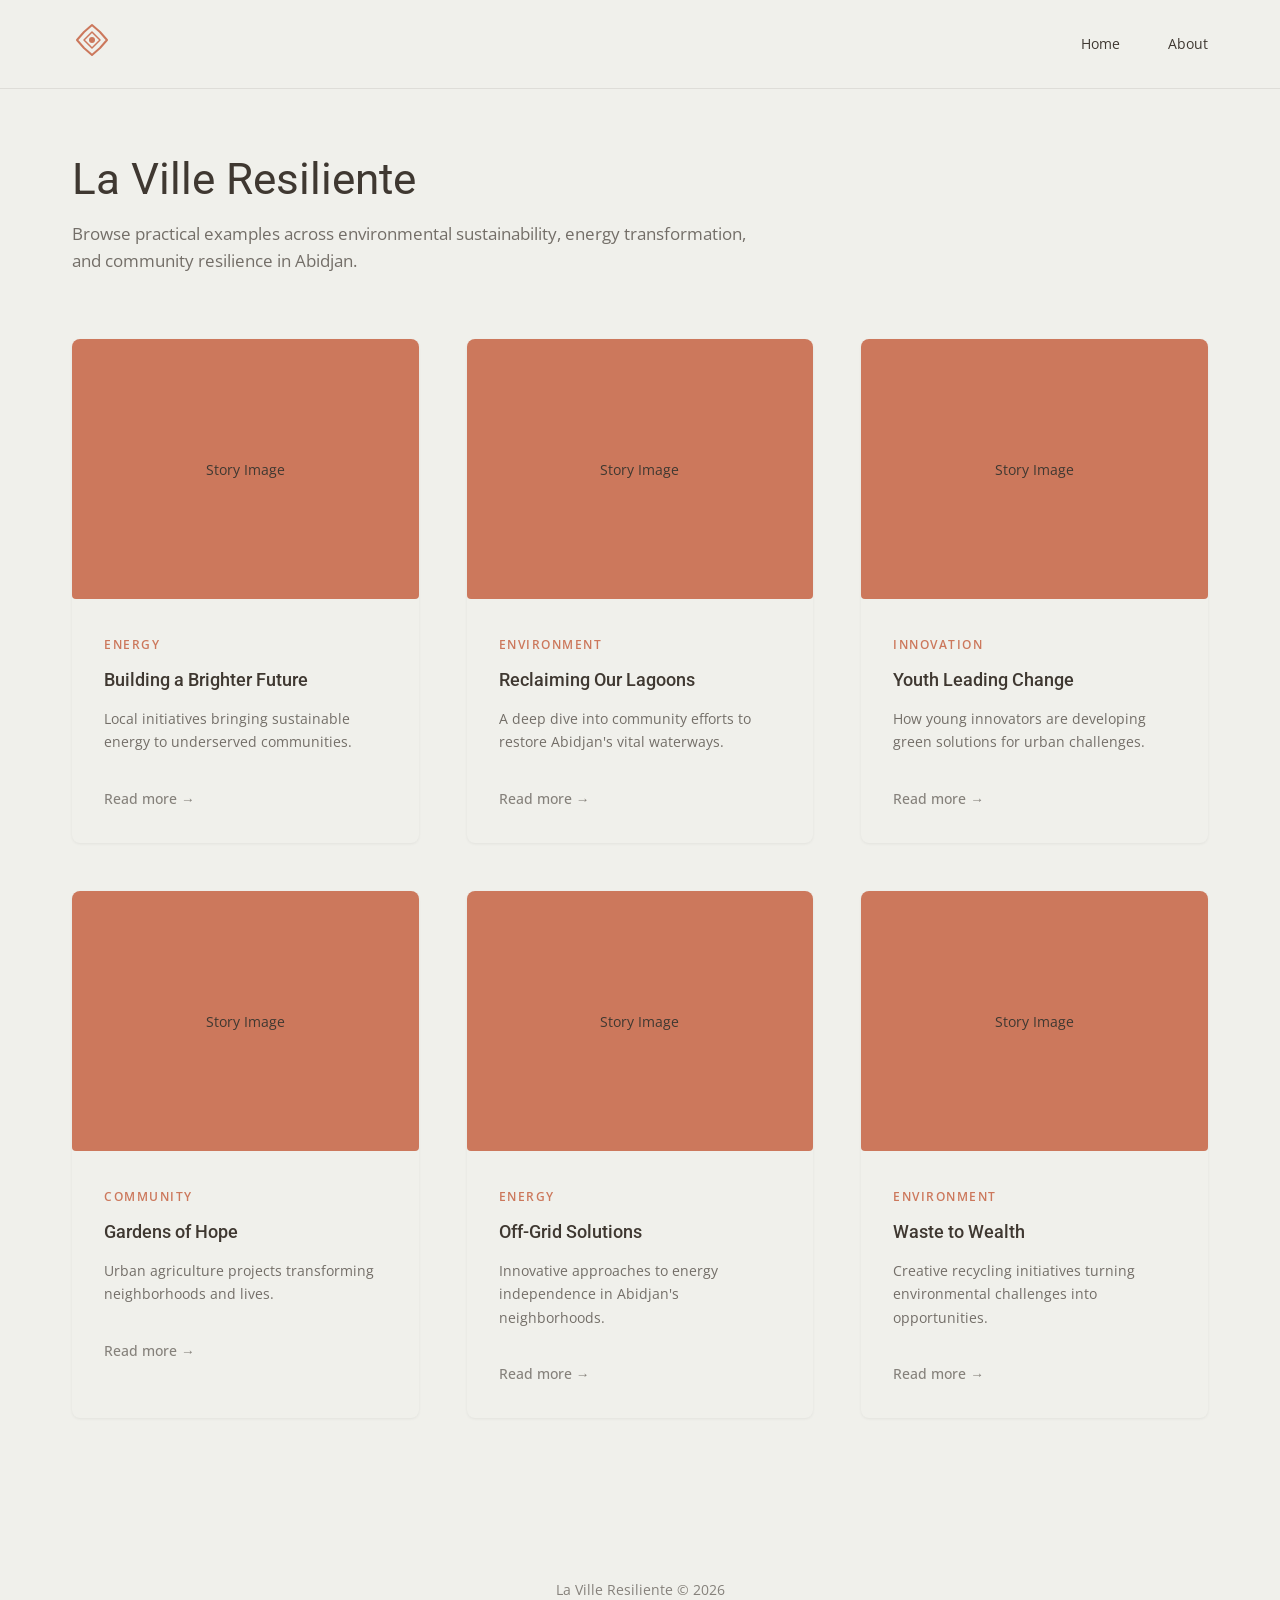
<file: index.html>
<!DOCTYPE html>
<html lang="en">
<head>
    <meta charset="UTF-8">
    <meta name="viewport" content="width=device-width, initial-scale=1.0">
    <title>Stories of Resilience - Abidjan</title>
    <link rel="stylesheet" href="styles.css">
    <link rel="preconnect" href="https://fonts.googleapis.com">
    <link rel="preconnect" href="https://fonts.gstatic.com" crossorigin>
    <link href="https://fonts.googleapis.com/css2?family=Roboto:wght@300;400;500&family=Open+Sans:wght@300;400;600&display=swap" rel="stylesheet">
</head>
<body>
    <header class="main-header">
        <nav class="nav-container">
            <div class="logo">
                <svg width="40" height="40" viewBox="0 0 40 40" fill="none" xmlns="http://www.w3.org/2000/svg">
                    <!-- Zigzag pattern expressing connectedness -->
                    <path d="M20 5 L28 12 L35 20 L28 28 L20 35 L12 28 L5 20 L12 12 Z"
                          stroke="#CC785C"
                          stroke-width="2"
                          fill="none"
                          stroke-linejoin="round"/>
                    <path d="M20 12 L25 17 L28 20 L25 23 L20 28 L15 23 L12 20 L15 17 Z"
                          stroke="#CC785C"
                          stroke-width="1.5"
                          fill="none"
                          stroke-linejoin="round"/>
                    <circle cx="20" cy="20" r="3" fill="#CC785C"/>
                </svg>
            </div>
            <ul class="nav-menu">
                <li><a href="index.html">Home</a></li>
                <li><a href="about.html">About</a></li>
            </ul>
        </nav>
    </header>

    <main>
        <!-- Page Header -->
        <section class="page-header">
            <div class="container">
                <h1>La Ville Resiliente</h1>
                <p>Browse practical examples across environmental sustainability, energy transformation, and community resilience in Abidjan.</p>
            </div>
        </section>

        <!-- Blog Grid -->
        <section id="blog" class="blog-grid">
            <div class="container">
                <div class="grid">
                    <article class="blog-card">
                        <div class="card-image">
                            <div class="placeholder-image">Story Image</div>
                        </div>
                        <div class="card-content">
                            <span class="category">Energy</span>
                            <h3>Building a Brighter Future</h3>
                            <p>Local initiatives bringing sustainable energy to underserved communities.</p>
                            <a href="post.html" class="card-link">Read more →</a>
                        </div>
                    </article>

                    <article class="blog-card">
                        <div class="card-image">
                            <div class="placeholder-image">Story Image</div>
                        </div>
                        <div class="card-content">
                            <span class="category">Environment</span>
                            <h3>Reclaiming Our Lagoons</h3>
                            <p>A deep dive into community efforts to restore Abidjan's vital waterways.</p>
                            <a href="post.html" class="card-link">Read more →</a>
                        </div>
                    </article>

                    <article class="blog-card">
                        <div class="card-image">
                            <div class="placeholder-image">Story Image</div>
                        </div>
                        <div class="card-content">
                            <span class="category">Innovation</span>
                            <h3>Youth Leading Change</h3>
                            <p>How young innovators are developing green solutions for urban challenges.</p>
                            <a href="post.html" class="card-link">Read more →</a>
                        </div>
                    </article>

                    <article class="blog-card">
                        <div class="card-image">
                            <div class="placeholder-image">Story Image</div>
                        </div>
                        <div class="card-content">
                            <span class="category">Community</span>
                            <h3>Gardens of Hope</h3>
                            <p>Urban agriculture projects transforming neighborhoods and lives.</p>
                            <a href="post.html" class="card-link">Read more →</a>
                        </div>
                    </article>

                    <article class="blog-card">
                        <div class="card-image">
                            <div class="placeholder-image">Story Image</div>
                        </div>
                        <div class="card-content">
                            <span class="category">Energy</span>
                            <h3>Off-Grid Solutions</h3>
                            <p>Innovative approaches to energy independence in Abidjan's neighborhoods.</p>
                            <a href="post.html" class="card-link">Read more →</a>
                        </div>
                    </article>

                    <article class="blog-card">
                        <div class="card-image">
                            <div class="placeholder-image">Story Image</div>
                        </div>
                        <div class="card-content">
                            <span class="category">Environment</span>
                            <h3>Waste to Wealth</h3>
                            <p>Creative recycling initiatives turning environmental challenges into opportunities.</p>
                            <a href="post.html" class="card-link">Read more →</a>
                        </div>
                    </article>
                </div>
            </div>
        </section>
    </main>

    <footer class="simple-footer">
        <p>La Ville Resiliente © 2026</p>
    </footer>
</body>
</html>
</file>
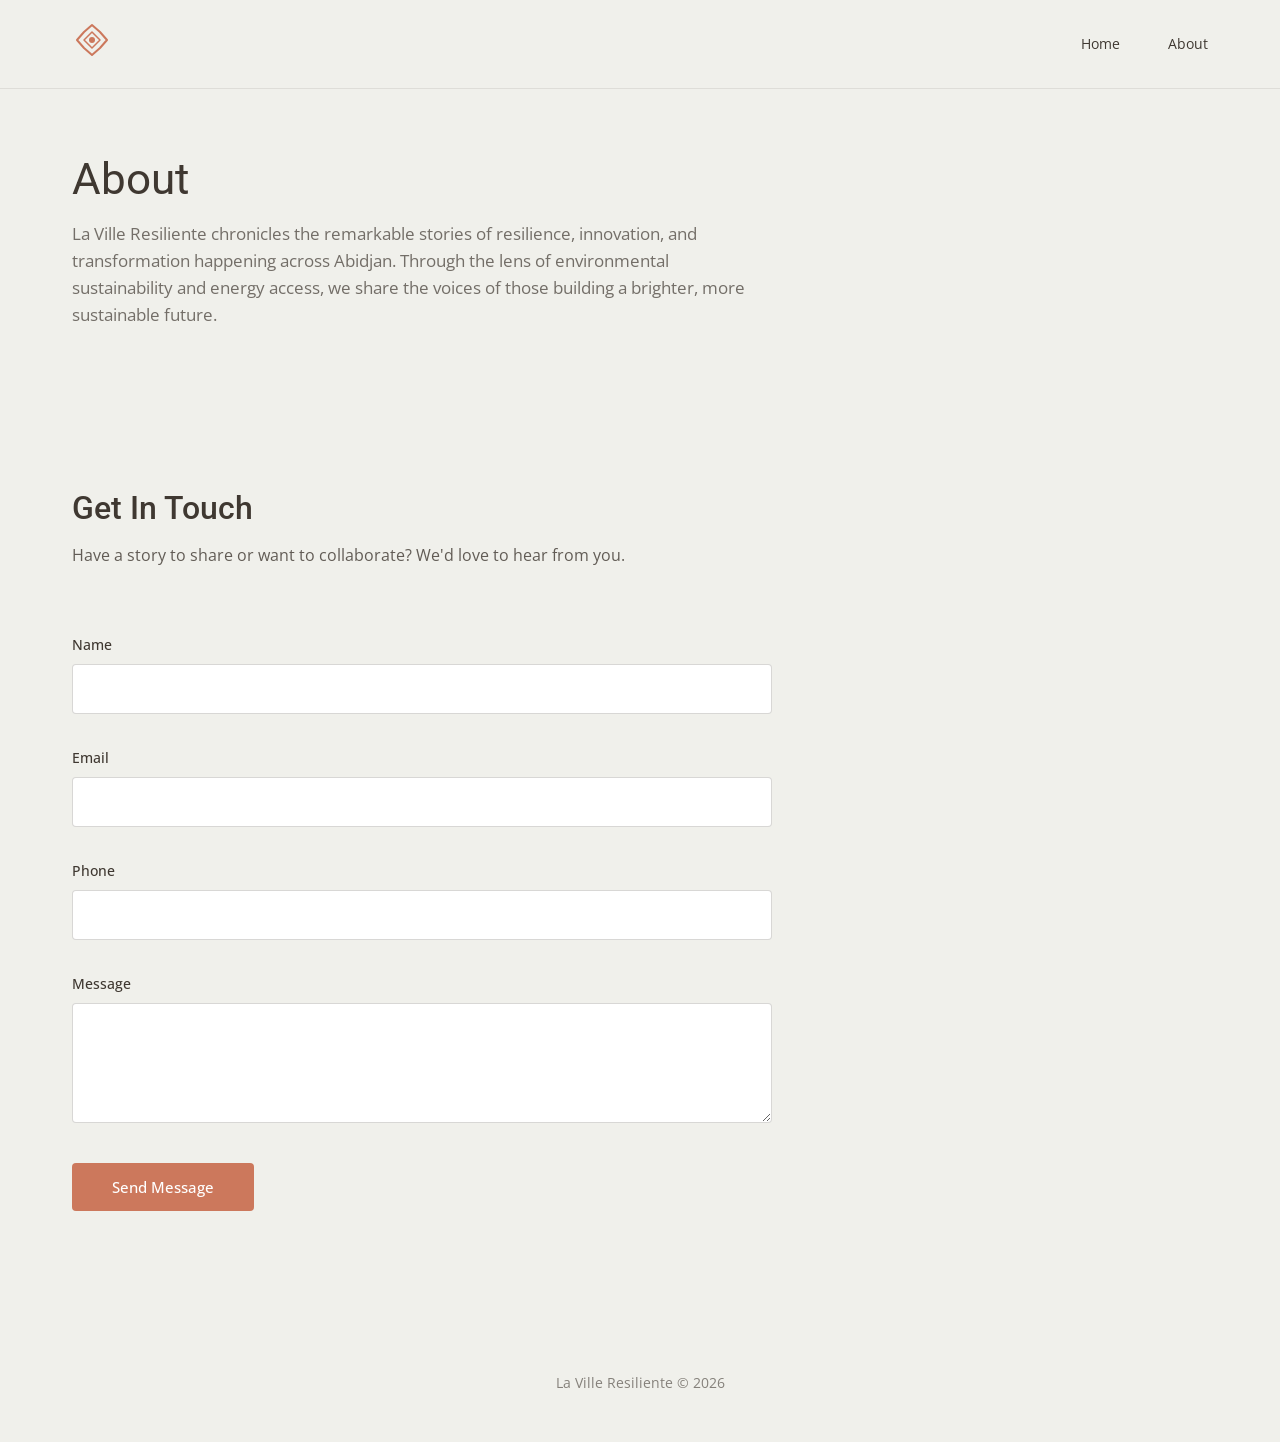
<file: about.html>
<!DOCTYPE html>
<html lang="en">
<head>
    <meta charset="UTF-8">
    <meta name="viewport" content="width=device-width, initial-scale=1.0">
    <title>About - La Ville Resiliente</title>
    <link rel="stylesheet" href="styles.css">
    <link rel="preconnect" href="https://fonts.googleapis.com">
    <link rel="preconnect" href="https://fonts.gstatic.com" crossorigin>
    <link href="https://fonts.googleapis.com/css2?family=Roboto:wght@300;400;500&family=Open+Sans:wght@300;400;600&display=swap" rel="stylesheet">
</head>
<body>
    <header class="main-header">
        <nav class="nav-container">
            <div class="logo">
                <svg width="40" height="40" viewBox="0 0 40 40" fill="none" xmlns="http://www.w3.org/2000/svg">
                    <!-- Zigzag pattern expressing connectedness -->
                    <path d="M20 5 L28 12 L35 20 L28 28 L20 35 L12 28 L5 20 L12 12 Z"
                          stroke="#CC785C"
                          stroke-width="2"
                          fill="none"
                          stroke-linejoin="round"/>
                    <path d="M20 12 L25 17 L28 20 L25 23 L20 28 L15 23 L12 20 L15 17 Z"
                          stroke="#CC785C"
                          stroke-width="1.5"
                          fill="none"
                          stroke-linejoin="round"/>
                    <circle cx="20" cy="20" r="3" fill="#CC785C"/>
                </svg>
            </div>
            <ul class="nav-menu">
                <li><a href="index.html">Home</a></li>
                <li><a href="about.html">About</a></li>
            </ul>
        </nav>
    </header>

    <main>
        <!-- Page Header -->
        <section class="page-header">
            <div class="container">
                <h1>About</h1>
                <p>La Ville Resiliente chronicles the remarkable stories of resilience, innovation, and transformation happening across Abidjan. Through the lens of environmental sustainability and energy access, we share the voices of those building a brighter, more sustainable future.</p>
            </div>
        </section>

        <!-- Contact Section -->
        <section class="contact-section">
            <div class="container">
                <div class="contact-content">
                    <h2 style="margin-bottom: 1rem;">Get In Touch</h2>
                    <p style="margin-bottom: 2rem;">Have a story to share or want to collaborate? We'd love to hear from you.</p>

                    <form class="contact-form" action="#" method="post">
                        <div class="form-group">
                            <label for="name">Name</label>
                            <input type="text" id="name" name="name" required>
                        </div>

                        <div class="form-group">
                            <label for="email">Email</label>
                            <input type="email" id="email" name="email" required>
                        </div>

                        <div class="form-group">
                            <label for="phone">Phone</label>
                            <input type="tel" id="phone" name="phone">
                        </div>

                        <div class="form-group">
                            <label for="message">Message</label>
                            <textarea id="message" name="message" required></textarea>
                        </div>

                        <button type="submit" class="submit-btn">Send Message</button>
                    </form>
                </div>
            </div>
        </section>
    </main>

    <footer class="simple-footer">
        <p>La Ville Resiliente © 2026</p>
    </footer>
</body>
</html>
</file>
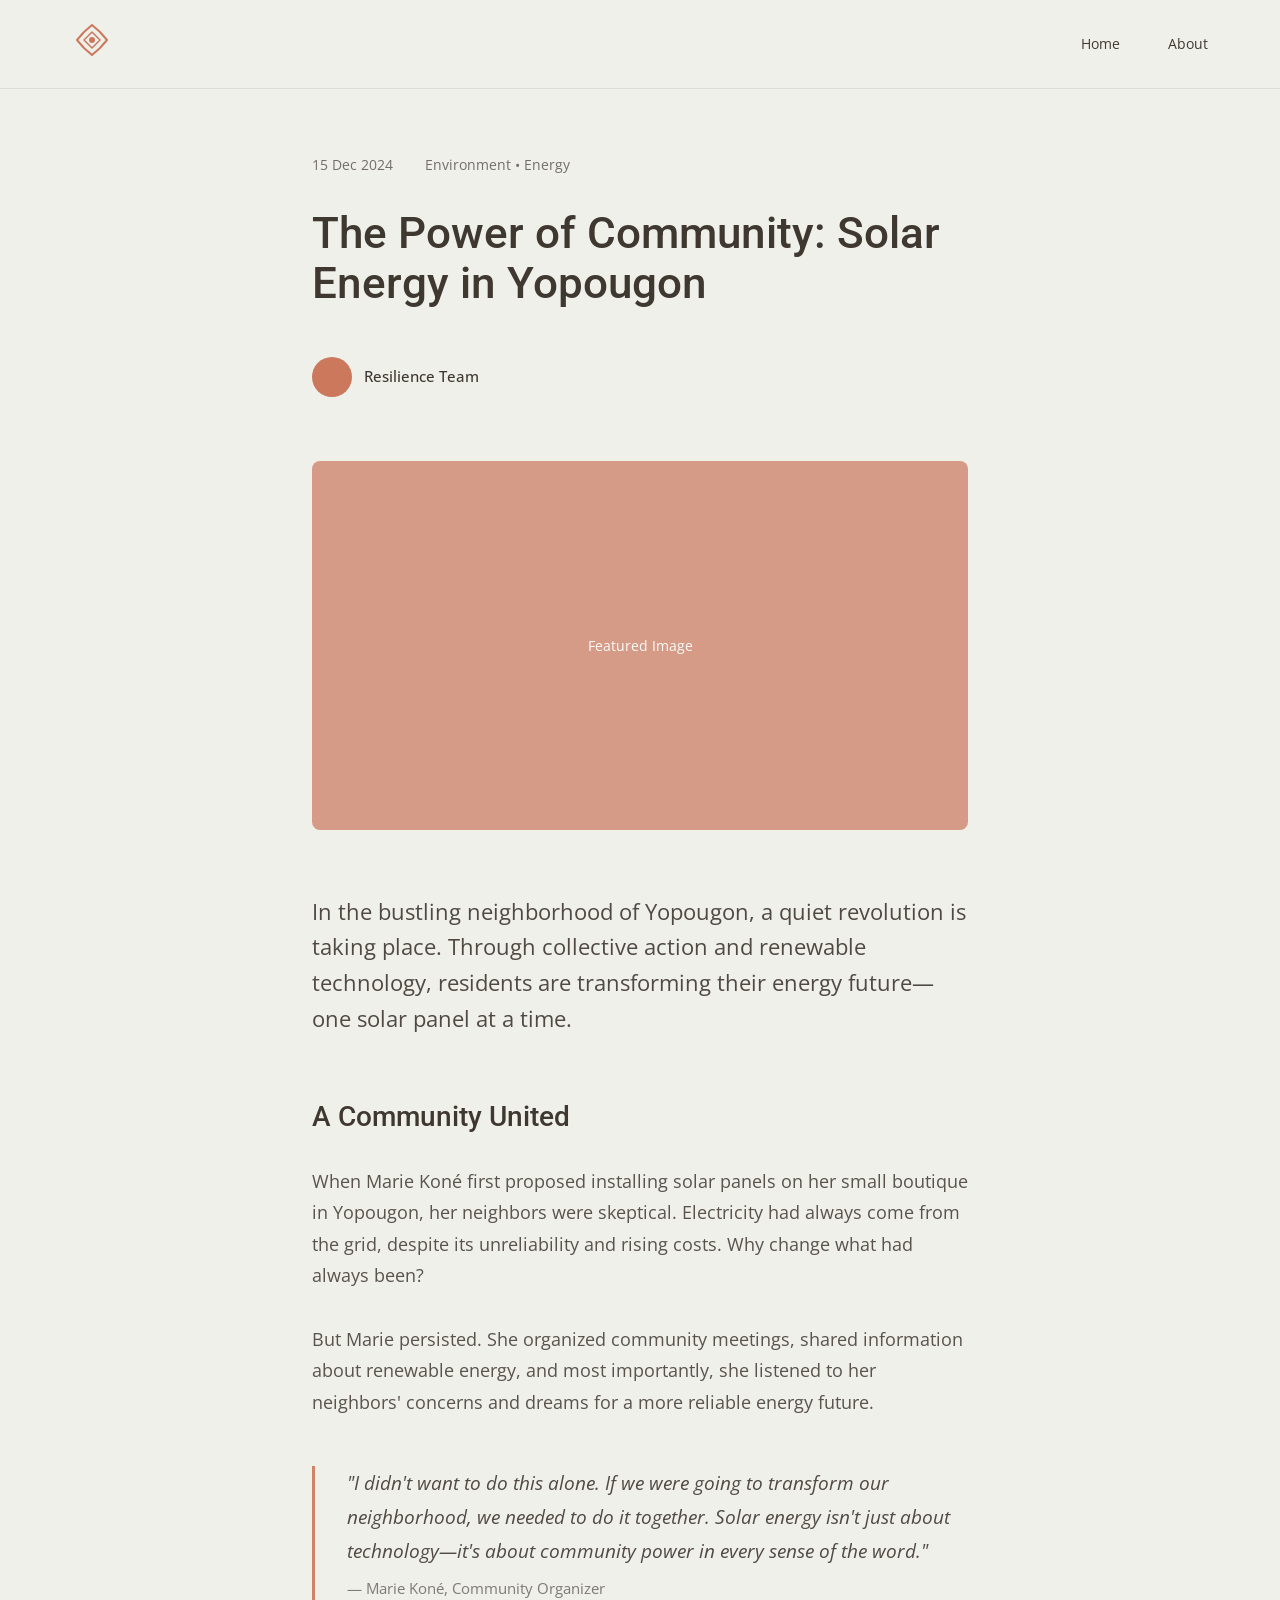
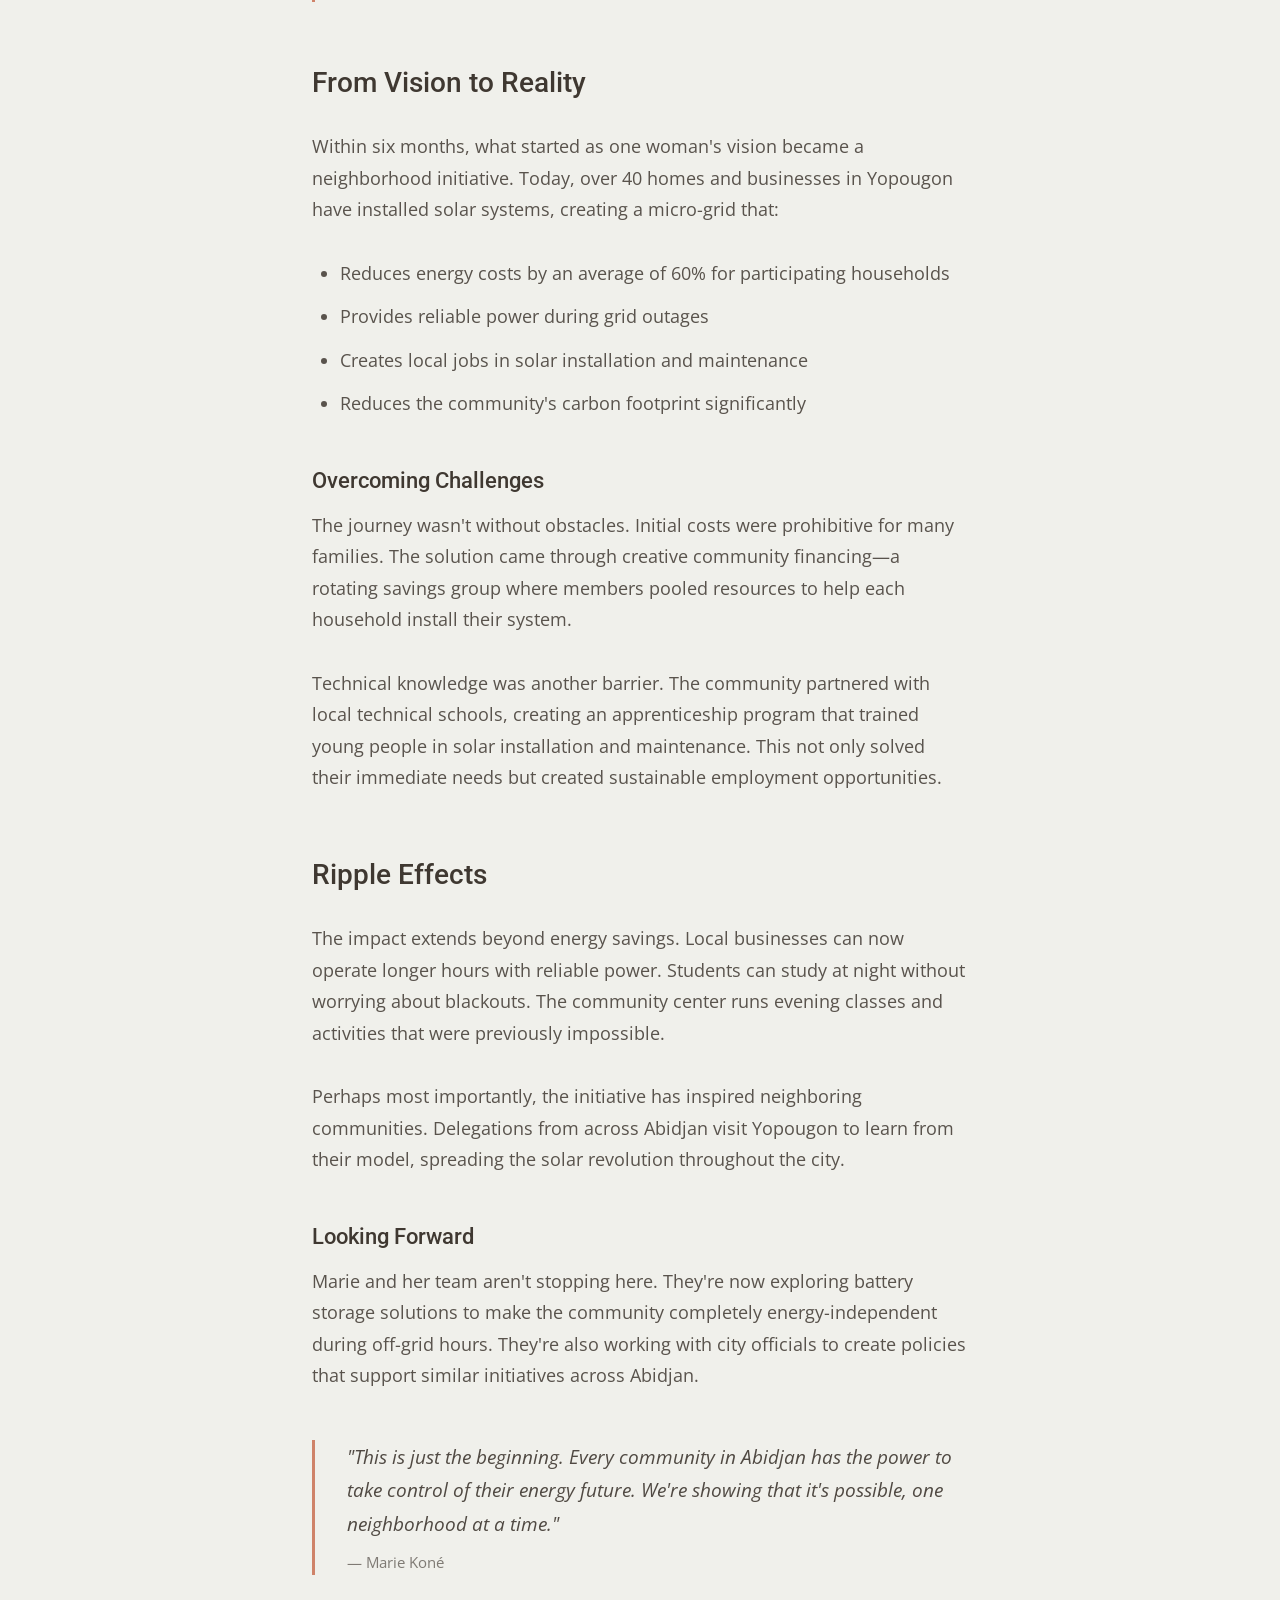
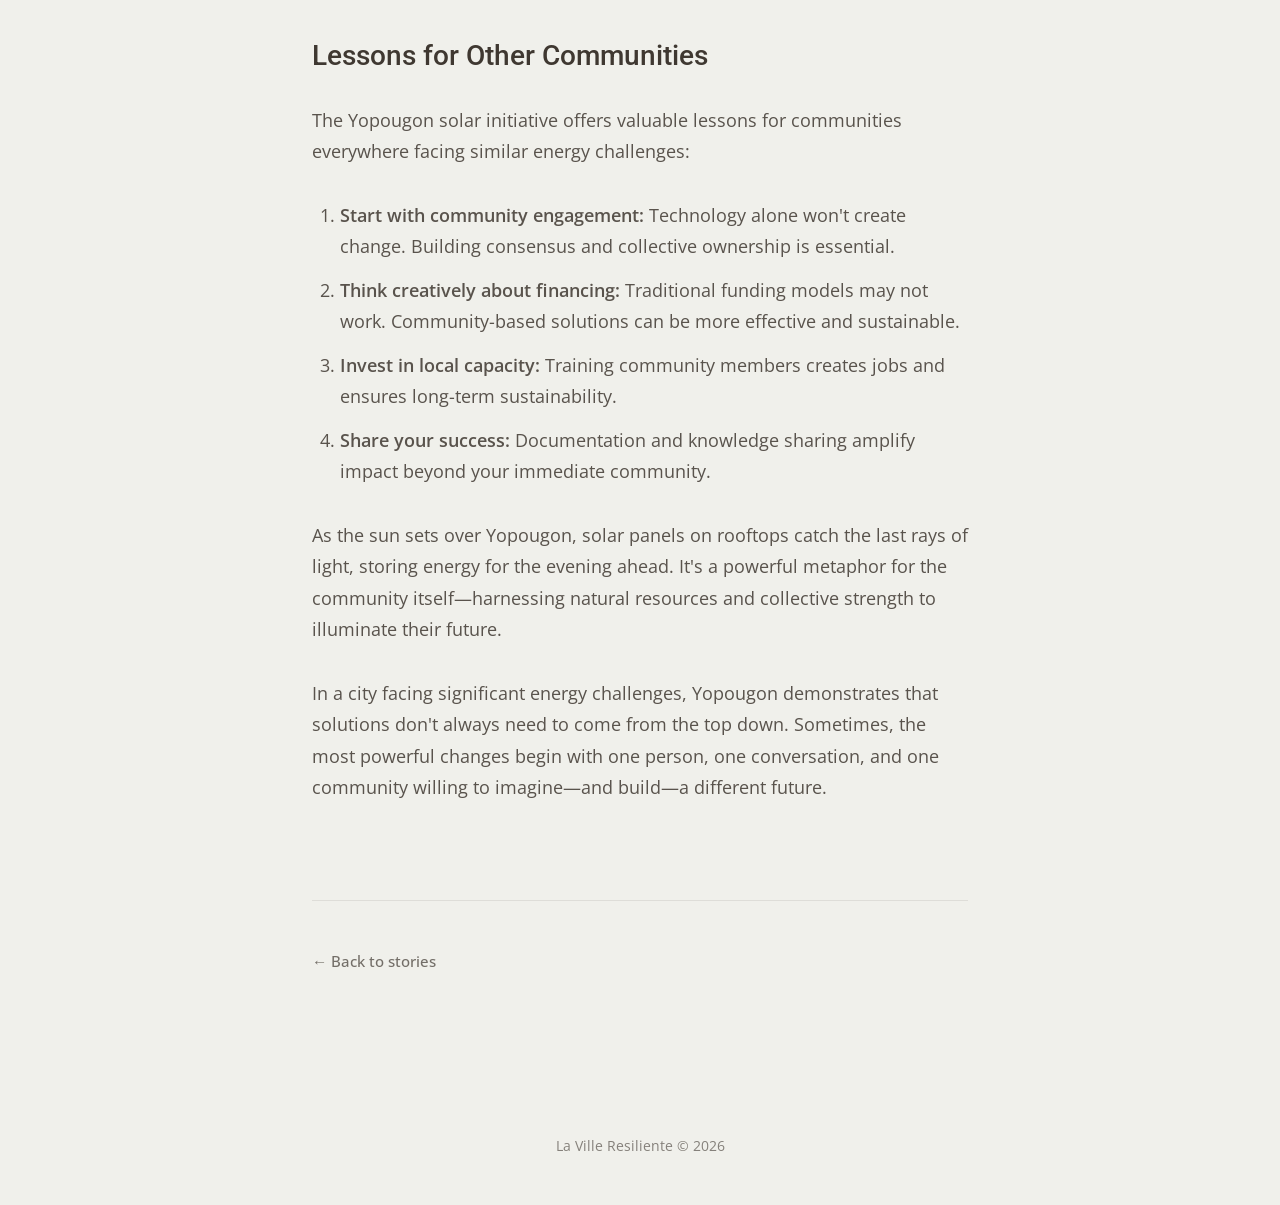
<file: post.html>
<!DOCTYPE html>
<html lang="en">
<head>
    <meta charset="UTF-8">
    <meta name="viewport" content="width=device-width, initial-scale=1.0">
    <title>The Power of Community: Solar Energy in Yopougon - La Ville Resiliente</title>
    <link rel="stylesheet" href="styles.css">
    <link rel="preconnect" href="https://fonts.googleapis.com">
    <link rel="preconnect" href="https://fonts.gstatic.com" crossorigin>
    <link href="https://fonts.googleapis.com/css2?family=Roboto:wght@300;400;500;600&family=Open+Sans:wght@300;400;600&display=swap" rel="stylesheet">
</head>
<body>
    <header class="main-header">
        <nav class="nav-container">
            <div class="logo">
                <svg width="40" height="40" viewBox="0 0 40 40" fill="none" xmlns="http://www.w3.org/2000/svg">
                    <!-- Zigzag pattern expressing connectedness -->
                    <path d="M20 5 L28 12 L35 20 L28 28 L20 35 L12 28 L5 20 L12 12 Z"
                          stroke="#CC785C"
                          stroke-width="2"
                          fill="none"
                          stroke-linejoin="round"/>
                    <path d="M20 12 L25 17 L28 20 L25 23 L20 28 L15 23 L12 20 L15 17 Z"
                          stroke="#CC785C"
                          stroke-width="1.5"
                          fill="none"
                          stroke-linejoin="round"/>
                    <circle cx="20" cy="20" r="3" fill="#CC785C"/>
                </svg>
            </div>
            <ul class="nav-menu">
                <li><a href="index.html">Home</a></li>
                <li><a href="about.html">About</a></li>
            </ul>
        </nav>
    </header>

    <main>
        <article class="post-article">
            <div class="post-container">
                <!-- Post Meta -->
                <div class="post-meta-info">
                    <span class="post-date">15 Dec 2024</span>
                    <span class="post-category">Environment • Energy</span>
                </div>

                <!-- Post Title -->
                <h1 class="post-main-title">The Power of Community: Solar Energy in Yopougon</h1>

                <!-- Author -->
                <div class="post-author">
                    <div class="author-avatar"></div>
                    <div class="author-info">
                        <span class="author-name">Resilience Team</span>
                    </div>
                </div>

                <!-- Featured Image -->
                <div class="post-featured-img">
                    <div class="placeholder-image" style="background-color: #CC785C; aspect-ratio: 16/9; border-radius: 8px; display: flex; align-items: center; justify-content: center; color: white; opacity: 0.7;">Featured Image</div>
                </div>

                <!-- Post Content -->
                <div class="post-body">
                    <p class="lead-paragraph">
                        In the bustling neighborhood of Yopougon, a quiet revolution is taking place. Through collective action and renewable technology, residents are transforming their energy future—one solar panel at a time.
                    </p>

                    <h2>A Community United</h2>

                    <p>
                        When Marie Koné first proposed installing solar panels on her small boutique in Yopougon, her neighbors were skeptical. Electricity had always come from the grid, despite its unreliability and rising costs. Why change what had always been?
                    </p>

                    <p>
                        But Marie persisted. She organized community meetings, shared information about renewable energy, and most importantly, she listened to her neighbors' concerns and dreams for a more reliable energy future.
                    </p>

                    <blockquote>
                        "I didn't want to do this alone. If we were going to transform our neighborhood, we needed to do it together. Solar energy isn't just about technology—it's about community power in every sense of the word."
                        <cite>— Marie Koné, Community Organizer</cite>
                    </blockquote>

                    <h2>From Vision to Reality</h2>

                    <p>
                        Within six months, what started as one woman's vision became a neighborhood initiative. Today, over 40 homes and businesses in Yopougon have installed solar systems, creating a micro-grid that:
                    </p>

                    <ul>
                        <li>Reduces energy costs by an average of 60% for participating households</li>
                        <li>Provides reliable power during grid outages</li>
                        <li>Creates local jobs in solar installation and maintenance</li>
                        <li>Reduces the community's carbon footprint significantly</li>
                    </ul>

                    <h3>Overcoming Challenges</h3>

                    <p>
                        The journey wasn't without obstacles. Initial costs were prohibitive for many families. The solution came through creative community financing—a rotating savings group where members pooled resources to help each household install their system.
                    </p>

                    <p>
                        Technical knowledge was another barrier. The community partnered with local technical schools, creating an apprenticeship program that trained young people in solar installation and maintenance. This not only solved their immediate needs but created sustainable employment opportunities.
                    </p>

                    <h2>Ripple Effects</h2>

                    <p>
                        The impact extends beyond energy savings. Local businesses can now operate longer hours with reliable power. Students can study at night without worrying about blackouts. The community center runs evening classes and activities that were previously impossible.
                    </p>

                    <p>
                        Perhaps most importantly, the initiative has inspired neighboring communities. Delegations from across Abidjan visit Yopougon to learn from their model, spreading the solar revolution throughout the city.
                    </p>

                    <h3>Looking Forward</h3>

                    <p>
                        Marie and her team aren't stopping here. They're now exploring battery storage solutions to make the community completely energy-independent during off-grid hours. They're also working with city officials to create policies that support similar initiatives across Abidjan.
                    </p>

                    <blockquote>
                        "This is just the beginning. Every community in Abidjan has the power to take control of their energy future. We're showing that it's possible, one neighborhood at a time."
                        <cite>— Marie Koné</cite>
                    </blockquote>

                    <h2>Lessons for Other Communities</h2>

                    <p>
                        The Yopougon solar initiative offers valuable lessons for communities everywhere facing similar energy challenges:
                    </p>

                    <ol>
                        <li><strong>Start with community engagement:</strong> Technology alone won't create change. Building consensus and collective ownership is essential.</li>
                        <li><strong>Think creatively about financing:</strong> Traditional funding models may not work. Community-based solutions can be more effective and sustainable.</li>
                        <li><strong>Invest in local capacity:</strong> Training community members creates jobs and ensures long-term sustainability.</li>
                        <li><strong>Share your success:</strong> Documentation and knowledge sharing amplify impact beyond your immediate community.</li>
                    </ol>

                    <p>
                        As the sun sets over Yopougon, solar panels on rooftops catch the last rays of light, storing energy for the evening ahead. It's a powerful metaphor for the community itself—harnessing natural resources and collective strength to illuminate their future.
                    </p>

                    <p>
                        In a city facing significant energy challenges, Yopougon demonstrates that solutions don't always need to come from the top down. Sometimes, the most powerful changes begin with one person, one conversation, and one community willing to imagine—and build—a different future.
                    </p>
                </div>

                <!-- Back Link -->
                <div class="post-footer">
                    <a href="index.html" class="back-link">← Back to stories</a>
                </div>
            </div>
        </article>
    </main>

    <footer class="simple-footer">
        <p>La Ville Resiliente © 2026</p>
    </footer>
</body>
</html>
</file>
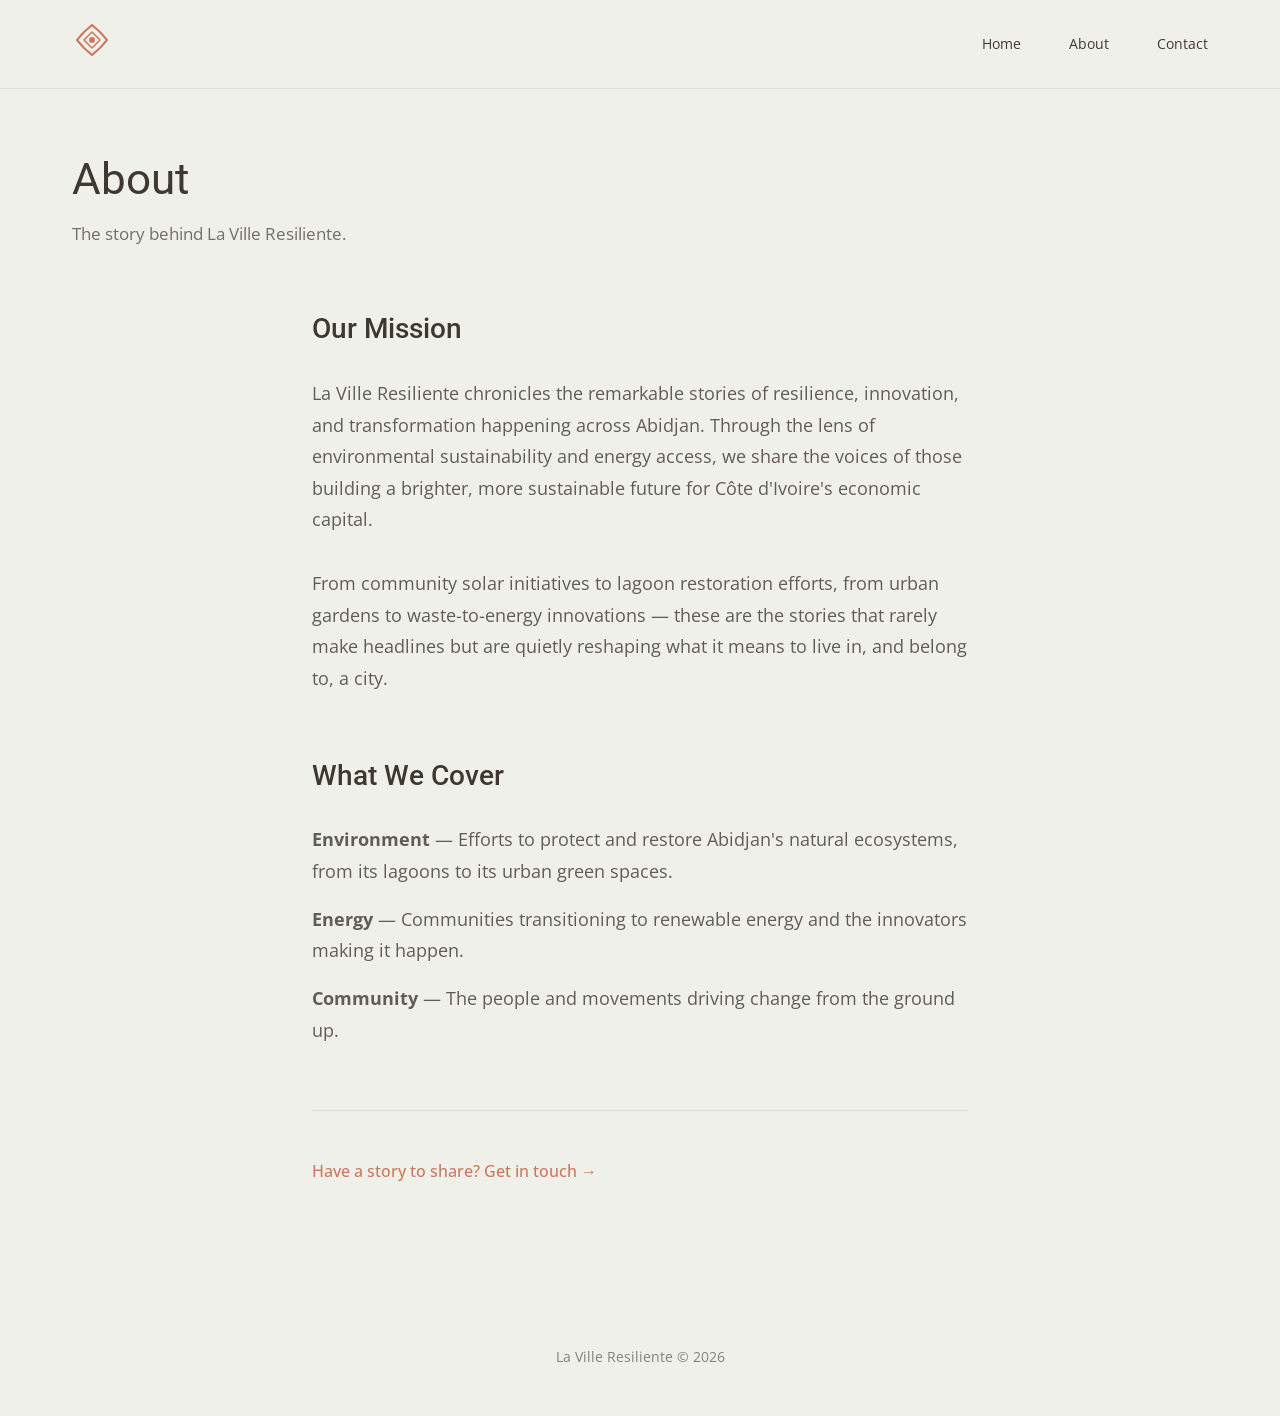
<file: html-prototype/about.html>
<!DOCTYPE html>
<html lang="en">
<head>
    <meta charset="UTF-8">
    <meta name="viewport" content="width=device-width, initial-scale=1.0">
    <title>About - La Ville Resiliente</title>
    <link rel="stylesheet" href="styles.css">
    <link rel="preconnect" href="https://fonts.googleapis.com">
    <link rel="preconnect" href="https://fonts.gstatic.com" crossorigin>
    <link href="https://fonts.googleapis.com/css2?family=Roboto:wght@300;400;500&family=Open+Sans:wght@300;400;600&display=swap" rel="stylesheet">
</head>
<body>
    <header class="main-header">
        <nav class="nav-container">
            <div class="logo">
                <a href="index.html">
                    <svg width="40" height="40" viewBox="0 0 40 40" fill="none" xmlns="http://www.w3.org/2000/svg">
                        <path d="M20 5 L28 12 L35 20 L28 28 L20 35 L12 28 L5 20 L12 12 Z" stroke="#CC785C" stroke-width="2" fill="none" stroke-linejoin="round"/>
                        <path d="M20 12 L25 17 L28 20 L25 23 L20 28 L15 23 L12 20 L15 17 Z" stroke="#CC785C" stroke-width="1.5" fill="none" stroke-linejoin="round"/>
                        <circle cx="20" cy="20" r="3" fill="#CC785C"/>
                    </svg>
                </a>
            </div>
            <ul class="nav-menu">
                <li><a href="index.html">Home</a></li>
                <li><a href="about.html">About</a></li>
                <li><a href="contact.html">Contact</a></li>
            </ul>
        </nav>
    </header>

    <main>
        <section class="page-header">
            <div class="container">
                <h1>About</h1>
                <p>The story behind La Ville Resiliente.</p>
            </div>
        </section>

        <section style="padding: 0 0 var(--spacing-xxl);">
            <div class="container" style="max-width: 720px;">
                <h2 style="margin-bottom: var(--spacing-md); font-size: 1.75rem;">Our Mission</h2>
                <p style="font-size: 1.1rem; line-height: 1.8; margin-bottom: var(--spacing-md);">
                    La Ville Resiliente chronicles the remarkable stories of resilience, innovation, and transformation happening across Abidjan. Through the lens of environmental sustainability and energy access, we share the voices of those building a brighter, more sustainable future for Côte d'Ivoire's economic capital.
                </p>
                <p style="font-size: 1.1rem; line-height: 1.8; margin-bottom: var(--spacing-md);">
                    From community solar initiatives to lagoon restoration efforts, from urban gardens to waste-to-energy innovations — these are the stories that rarely make headlines but are quietly reshaping what it means to live in, and belong to, a city.
                </p>

                <h2 style="margin-top: var(--spacing-xl); margin-bottom: var(--spacing-md); font-size: 1.75rem;">What We Cover</h2>
                <p style="font-size: 1.1rem; line-height: 1.8; margin-bottom: var(--spacing-sm);"><strong>Environment</strong> — Efforts to protect and restore Abidjan's natural ecosystems, from its lagoons to its urban green spaces.</p>
                <p style="font-size: 1.1rem; line-height: 1.8; margin-bottom: var(--spacing-sm);"><strong>Energy</strong> — Communities transitioning to renewable energy and the innovators making it happen.</p>
                <p style="font-size: 1.1rem; line-height: 1.8; margin-bottom: var(--spacing-md);"><strong>Community</strong> — The people and movements driving change from the ground up.</p>

                <div style="margin-top: var(--spacing-xl); padding-top: var(--spacing-lg); border-top: 1px solid rgba(63,56,49,0.1);">
                    <a href="contact.html" style="color: var(--primary-color); font-weight: 500; font-size: 1rem;">Have a story to share? Get in touch →</a>
                </div>
            </div>
        </section>
    </main>

    <footer class="simple-footer">
        <p>La Ville Resiliente © 2026</p>
    </footer>
</body>
</html>
</file>
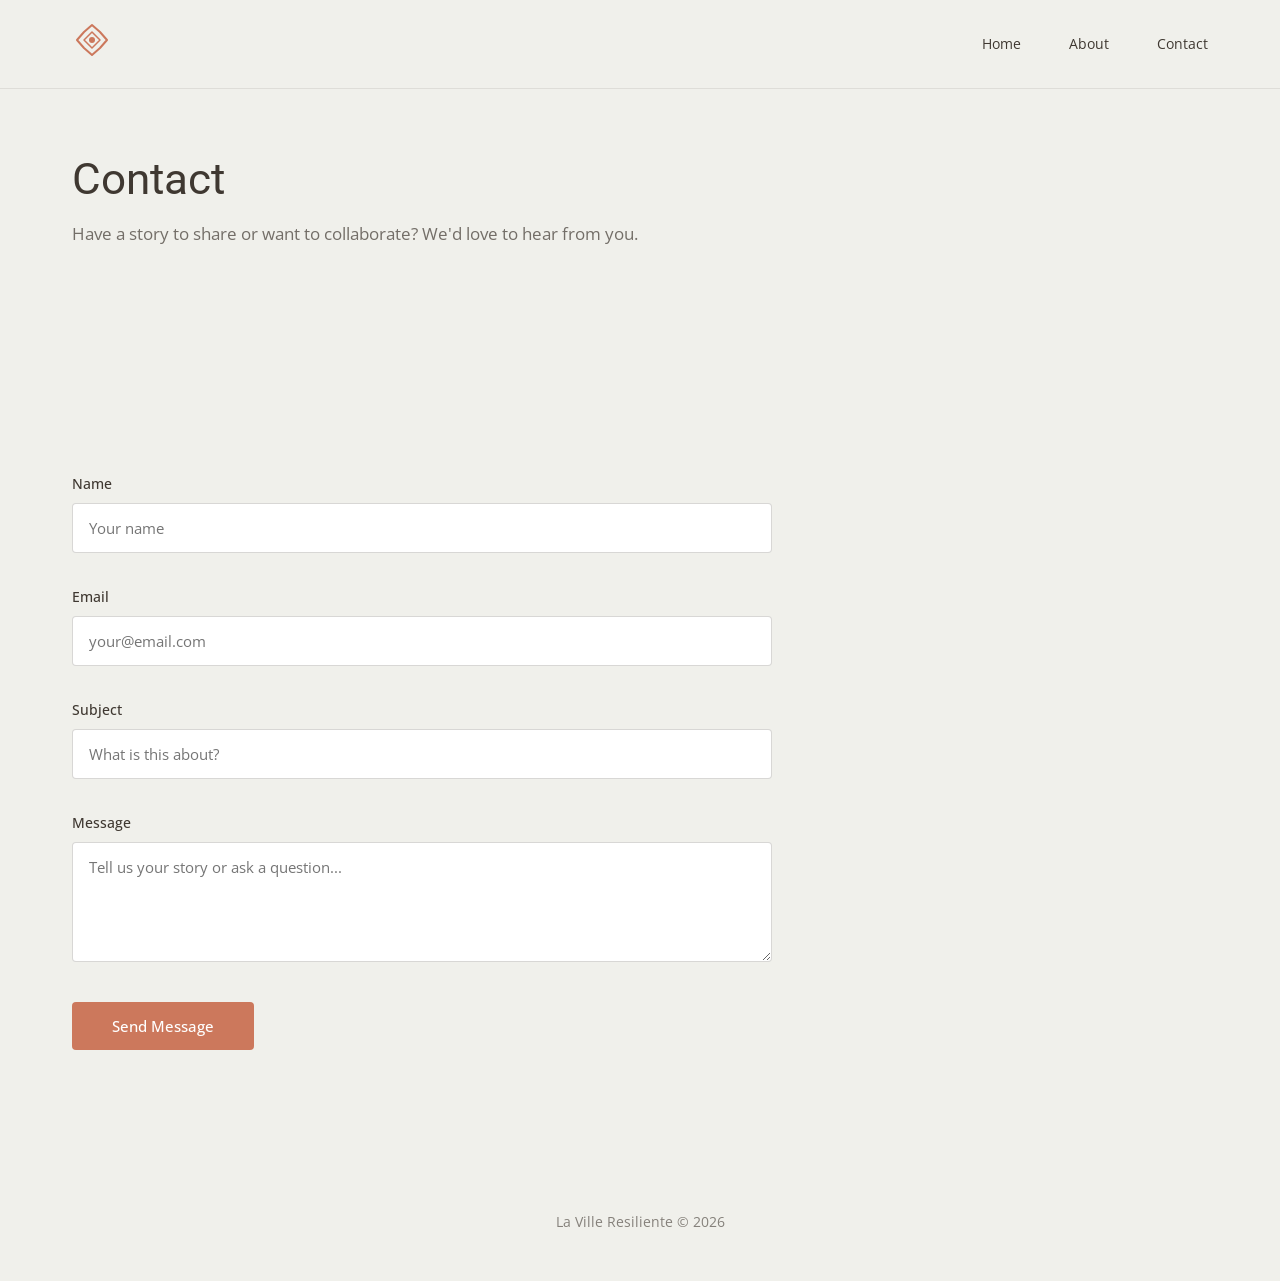
<file: html-prototype/contact.html>
<!DOCTYPE html>
<html lang="en">
<head>
    <meta charset="UTF-8">
    <meta name="viewport" content="width=device-width, initial-scale=1.0">
    <title>Contact - La Ville Resiliente</title>
    <link rel="stylesheet" href="styles.css">
    <link rel="preconnect" href="https://fonts.googleapis.com">
    <link rel="preconnect" href="https://fonts.gstatic.com" crossorigin>
    <link href="https://fonts.googleapis.com/css2?family=Roboto:wght@300;400;500&family=Open+Sans:wght@300;400;600&display=swap" rel="stylesheet">
</head>
<body>
    <header class="main-header">
        <nav class="nav-container">
            <div class="logo">
                <a href="index.html">
                    <svg width="40" height="40" viewBox="0 0 40 40" fill="none" xmlns="http://www.w3.org/2000/svg">
                        <path d="M20 5 L28 12 L35 20 L28 28 L20 35 L12 28 L5 20 L12 12 Z" stroke="#CC785C" stroke-width="2" fill="none" stroke-linejoin="round"/>
                        <path d="M20 12 L25 17 L28 20 L25 23 L20 28 L15 23 L12 20 L15 17 Z" stroke="#CC785C" stroke-width="1.5" fill="none" stroke-linejoin="round"/>
                        <circle cx="20" cy="20" r="3" fill="#CC785C"/>
                    </svg>
                </a>
            </div>
            <ul class="nav-menu">
                <li><a href="index.html">Home</a></li>
                <li><a href="about.html">About</a></li>
                <li><a href="contact.html">Contact</a></li>
            </ul>
        </nav>
    </header>

    <main>
        <section class="page-header">
            <div class="container">
                <h1>Contact</h1>
                <p>Have a story to share or want to collaborate? We'd love to hear from you.</p>
            </div>
        </section>

        <section class="contact-section">
            <div class="container">
                <div class="contact-content">
                    <form class="contact-form" action="#" method="post">
                        <div class="form-group">
                            <label for="name">Name</label>
                            <input type="text" id="name" name="name" placeholder="Your name" required>
                        </div>

                        <div class="form-group">
                            <label for="email">Email</label>
                            <input type="email" id="email" name="email" placeholder="your@email.com" required>
                        </div>

                        <div class="form-group">
                            <label for="subject">Subject</label>
                            <input type="text" id="subject" name="subject" placeholder="What is this about?">
                        </div>

                        <div class="form-group">
                            <label for="message">Message</label>
                            <textarea id="message" name="message" placeholder="Tell us your story or ask a question..." required></textarea>
                        </div>

                        <button type="submit" class="submit-btn">Send Message</button>
                    </form>
                </div>
            </div>
        </section>
    </main>

    <footer class="simple-footer">
        <p>La Ville Resiliente © 2026</p>
    </footer>
</body>
</html>
</file>
<file: styles.css>
/* ==========================================
   GLOBAL STYLES & VARIABLES
   ========================================== */

:root {
    /* Colors - Simple 3 color palette */
    --primary-color: #CC785C;      /* Terracotta accent */
    --text-color: #3F3831;         /* Dark text */
    --bg-light: #F0F0EB;           /* Light background */
    --white: #FFFFFF;

    /* Typography */
    --font-heading: 'Roboto', sans-serif;
    --font-body: 'Open Sans', sans-serif;

    /* Spacing */
    --spacing-xs: 0.5rem;
    --spacing-sm: 1rem;
    --spacing-md: 2rem;
    --spacing-lg: 3rem;
    --spacing-xl: 4rem;
    --spacing-xxl: 6rem;

    /* Layout */
    --max-width: 1200px;
    --border-radius: 4px;
}

/* ==========================================
   RESET & BASE STYLES
   ========================================== */

* {
    margin: 0;
    padding: 0;
    box-sizing: border-box;
}

body {
    font-family: var(--font-body);
    color: var(--text-color);
    background-color: var(--bg-light);
    line-height: 1.6;
    font-size: 16px;
}

h1, h2, h3, h4, h5, h6 {
    font-family: var(--font-heading);
    font-weight: 500;
    line-height: 1.2;
    margin-bottom: var(--spacing-sm);
    color: var(--text-color);
}

h1 { font-size: 2.5rem; }
h2 { font-size: 2rem; }
h3 { font-size: 1.5rem; }
h4 { font-size: 1.25rem; }

p {
    margin-bottom: var(--spacing-sm);
    color: var(--text-color);
    opacity: 0.8;
}

a {
    color: var(--primary-color);
    text-decoration: none;
    transition: color 0.3s ease;
}

a:hover {
    color: var(--accent-color);
}

img {
    max-width: 100%;
    height: auto;
    display: block;
}

.container {
    max-width: var(--max-width);
    margin: 0 auto;
    padding: 0 var(--spacing-md);
}

/* ==========================================
   HEADER & NAVIGATION
   ========================================== */

.main-header {
    background-color: var(--bg-light);
    border-bottom: 1px solid rgba(63, 56, 49, 0.1);
    position: sticky;
    top: 0;
    z-index: 100;
    padding: 1.25rem 0;
}

.nav-container {
    max-width: var(--max-width);
    margin: 0 auto;
    padding: 0 var(--spacing-md);
    display: flex;
    justify-content: space-between;
    align-items: center;
}

.logo h1 {
    font-size: 1.5rem;
    color: var(--text-color);
    margin: 0;
    font-weight: 500;
}

.nav-menu {
    display: flex;
    list-style: none;
    gap: var(--spacing-lg);
}

.nav-menu a {
    color: var(--text-color);
    font-weight: 400;
    font-size: 0.9rem;
    transition: color 0.3s ease;
}

.nav-menu a:hover {
    color: var(--primary-color);
}

/* ==========================================
   PAGE HEADER (left-aligned like Anthropic)
   ========================================== */

.page-header {
    padding: var(--spacing-xl) 0 var(--spacing-lg);
}

.page-header h1 {
    font-size: 2.75rem;
    font-weight: 400;
    margin-bottom: var(--spacing-sm);
    color: var(--text-color);
}

.page-header p {
    font-size: 1.05rem;
    line-height: 1.6;
    max-width: 700px;
    color: var(--text-color);
    opacity: 0.7;
}

/* ==========================================
   FEATURED ARTICLE
   ========================================== */

.featured {
    padding: var(--spacing-xxl) 0;
    background-color: var(--white);
}

.featured-article {
    display: grid;
    grid-template-columns: 1fr 1fr;
    gap: var(--spacing-xl);
    align-items: center;
}

.featured-image,
.placeholder-image {
    width: 100%;
    aspect-ratio: 4/3;
    background-color: var(--secondary-color);
    border-radius: var(--border-radius);
    display: flex;
    align-items: center;
    justify-content: center;
    color: var(--text-light);
    font-size: 0.9rem;
}

.category {
    display: inline-block;
    font-size: 0.75rem;
    text-transform: uppercase;
    letter-spacing: 1.5px;
    color: var(--primary-color);
    font-weight: 600;
    margin-bottom: var(--spacing-sm);
}

.blog-card .category {
    color: var(--primary-color);
}

.featured-text h3 {
    font-size: 2.25rem;
    color: var(--text-dark);
    margin-bottom: var(--spacing-md);
}

.excerpt {
    font-size: 1.1rem;
    line-height: 1.7;
    margin-bottom: var(--spacing-md);
}

.read-more {
    display: inline-block;
    font-weight: 600;
    font-size: 1rem;
    color: var(--primary-color);
    transition: transform 0.3s ease;
}

.read-more:hover {
    transform: translateX(5px);
}

/* ==========================================
   BLOG GRID
   ========================================== */

.blog-grid {
    padding: 0 0 var(--spacing-xxl);
    background-color: var(--bg-light);
}

.grid {
    display: grid;
    grid-template-columns: repeat(3, 1fr);
    gap: var(--spacing-lg);
}

.blog-card {
    background-color: var(--bg-light);
    border-radius: 8px;
    overflow: hidden;
    transition: transform 0.3s ease, box-shadow 0.3s ease;
    box-shadow: 0 1px 3px rgba(0, 0, 0, 0.06);
}

.blog-card:hover {
    transform: translateY(-2px);
    box-shadow: 0 3px 10px rgba(0, 0, 0, 0.1);
}

.card-image {
    width: 100%;
    aspect-ratio: 16/10;
}

.card-image .placeholder-image {
    background-color: #CC785C;
}

.card-content {
    padding: var(--spacing-md);
}

.card-content h3 {
    font-size: 1.1rem;
    margin-bottom: var(--spacing-sm);
    color: var(--text-color);
    font-weight: 500;
}

.card-content p {
    font-size: 0.9rem;
    margin-bottom: var(--spacing-md);
    line-height: 1.6;
    color: var(--text-color);
    opacity: 0.7;
}

.card-link {
    font-weight: 500;
    font-size: 0.85rem;
    color: var(--text-color);
    text-decoration: none;
    opacity: 0.6;
}

.card-link:hover {
    color: var(--primary-color);
    opacity: 1;
}

/* ==========================================
   ABOUT SECTION
   ========================================== */

.about-section {
    padding: var(--spacing-xxl) 0;
    background-color: var(--white);
}

.about-grid {
    display: grid;
    grid-template-columns: 1fr 1fr;
    gap: var(--spacing-xl);
    align-items: center;
}

.about-text h2 {
    font-size: 2.25rem;
    margin-bottom: var(--spacing-md);
}

.about-text p {
    font-size: 1.1rem;
    line-height: 1.8;
    margin-bottom: var(--spacing-lg);
}

.btn-primary {
    display: inline-block;
    padding: 0.875rem 2rem;
    background-color: var(--primary-color);
    color: var(--white);
    border-radius: var(--border-radius);
    font-weight: 600;
    transition: background-color 0.3s ease, transform 0.3s ease;
}

.btn-primary:hover {
    background-color: var(--accent-color);
    transform: translateY(-2px);
    color: var(--white);
}

.about-image {
    width: 100%;
    aspect-ratio: 1/1;
}

/* ==========================================
   POST/ARTICLE STYLES
   ========================================== */

.post-article {
    background-color: var(--bg-light);
    padding: var(--spacing-xl) 0 var(--spacing-xxl);
}

.post-container {
    max-width: 720px;
    margin: 0 auto;
    padding: 0 var(--spacing-md);
}

.post-meta-info {
    display: flex;
    gap: var(--spacing-md);
    margin-bottom: var(--spacing-md);
    font-size: 0.9rem;
    color: var(--text-color);
    opacity: 0.7;
}

.post-date {
    font-weight: 400;
}

.post-category {
    font-weight: 400;
}

.post-main-title {
    font-size: 2.75rem;
    font-weight: 500;
    line-height: 1.15;
    margin-bottom: var(--spacing-lg);
    color: var(--text-color);
}

.post-author {
    display: flex;
    align-items: center;
    gap: 0.75rem;
    margin-bottom: var(--spacing-xl);
}

.author-avatar {
    width: 40px;
    height: 40px;
    border-radius: 50%;
    background-color: var(--primary-color);
}

.author-name {
    font-size: 0.95rem;
    color: var(--text-color);
    font-weight: 500;
}

.post-featured-img {
    margin-bottom: var(--spacing-xl);
}

.post-body {
    font-size: 1.125rem;
    line-height: 1.75;
    color: var(--text-color);
}

.post-body .lead-paragraph {
    font-size: 1.35rem;
    line-height: 1.65;
    margin-bottom: var(--spacing-lg);
    color: var(--text-color);
    opacity: 0.9;
}

.post-body h2 {
    font-size: 1.75rem;
    font-weight: 500;
    margin-top: var(--spacing-xl);
    margin-bottom: var(--spacing-md);
    color: var(--text-color);
}

.post-body h3 {
    font-size: 1.35rem;
    font-weight: 500;
    margin-top: var(--spacing-lg);
    margin-bottom: var(--spacing-sm);
    color: var(--text-color);
}

.post-body p {
    margin-bottom: var(--spacing-md);
    opacity: 0.85;
}

.post-body blockquote {
    border-left: 3px solid var(--primary-color);
    padding-left: var(--spacing-md);
    margin: var(--spacing-lg) 0;
    font-style: italic;
    font-size: 1.2rem;
    color: var(--text-color);
    opacity: 0.9;
}

.post-body cite {
    display: block;
    margin-top: 0.5rem;
    font-style: normal;
    font-size: 0.95rem;
    opacity: 0.7;
}

.post-body ul,
.post-body ol {
    margin-bottom: var(--spacing-md);
    padding-left: 1.75rem;
}

.post-body li {
    margin-bottom: 0.75rem;
    opacity: 0.85;
}

.post-body strong {
    font-weight: 600;
    color: var(--text-color);
}

.post-footer {
    margin-top: var(--spacing-xxl);
    padding-top: var(--spacing-lg);
    border-top: 1px solid rgba(63, 56, 49, 0.1);
}

.back-link {
    color: var(--text-color);
    font-weight: 500;
    font-size: 0.95rem;
    opacity: 0.7;
    transition: opacity 0.3s ease;
}

.back-link:hover {
    opacity: 1;
    color: var(--primary-color);
}

@media (max-width: 768px) {
    .post-main-title {
        font-size: 2rem;
    }

    .post-body {
        font-size: 1.05rem;
    }

    .post-body .lead-paragraph {
        font-size: 1.2rem;
    }

    .post-body h2 {
        font-size: 1.5rem;
    }

    .post-body h3 {
        font-size: 1.25rem;
    }
}

/* ==========================================
   CONTACT FORM
   ========================================== */

.contact-section {
    padding: var(--spacing-xxl) 0;
    background-color: var(--bg-light);
}

.contact-content {
    max-width: 700px;
}

.contact-form {
    margin-top: var(--spacing-xl);
}

.form-group {
    margin-bottom: var(--spacing-md);
}

.form-group label {
    display: block;
    margin-bottom: 0.5rem;
    font-size: 0.9rem;
    color: var(--text-color);
    font-weight: 500;
}

.form-group input,
.form-group textarea {
    width: 100%;
    padding: 0.875rem 1rem;
    border: 1px solid rgba(63, 56, 49, 0.2);
    border-radius: 4px;
    font-family: var(--font-body);
    font-size: 0.95rem;
    color: var(--text-color);
    background-color: var(--white);
    transition: border-color 0.3s ease;
}

.form-group input:focus,
.form-group textarea:focus {
    outline: none;
    border-color: var(--primary-color);
}

.form-group textarea {
    resize: vertical;
    min-height: 120px;
}

.submit-btn {
    background-color: var(--primary-color);
    color: var(--white);
    padding: 0.875rem 2.5rem;
    border: none;
    border-radius: 4px;
    font-family: var(--font-body);
    font-size: 0.95rem;
    font-weight: 500;
    cursor: pointer;
    transition: background-color 0.3s ease, transform 0.3s ease;
}

.submit-btn:hover {
    background-color: #b56a4d;
    transform: translateY(-2px);
}

/* ==========================================
   FOOTER - Simple copyright
   ========================================== */

.simple-footer {
    padding: var(--spacing-xl) 0 var(--spacing-md);
    text-align: center;
    background-color: var(--bg-light);
}

.simple-footer p {
    color: var(--text-color);
    opacity: 0.6;
    font-size: 0.9rem;
}

/* ==========================================
   RESPONSIVE DESIGN
   ========================================== */

@media (max-width: 1024px) {
    .grid {
        grid-template-columns: repeat(2, 1fr);
    }
}

@media (max-width: 768px) {
    .page-header h1 {
        font-size: 2rem;
    }

    .page-header p {
        font-size: 1rem;
    }

    .nav-menu {
        gap: var(--spacing-md);
    }

    .featured-article,
    .about-grid {
        grid-template-columns: 1fr;
    }

    .grid {
        grid-template-columns: 1fr;
    }
}

@media (max-width: 480px) {
    .page-header h1 {
        font-size: 1.75rem;
    }

    .nav-menu {
        flex-direction: column;
        gap: var(--spacing-sm);
    }

    .nav-container {
        flex-direction: column;
        gap: var(--spacing-md);
    }
}
</file>
<file: html-prototype/styles.css>
/* ==========================================
   GLOBAL STYLES & VARIABLES
   ========================================== */

:root {
    /* Colors - Simple 3 color palette */
    --primary-color: #CC785C;      /* Terracotta accent */
    --text-color: #3F3831;         /* Dark text */
    --bg-light: #F0F0EB;           /* Light background */
    --white: #FFFFFF;

    /* Typography */
    --font-heading: 'Roboto', sans-serif;
    --font-body: 'Open Sans', sans-serif;

    /* Spacing */
    --spacing-xs: 0.5rem;
    --spacing-sm: 1rem;
    --spacing-md: 2rem;
    --spacing-lg: 3rem;
    --spacing-xl: 4rem;
    --spacing-xxl: 6rem;

    /* Layout */
    --max-width: 1200px;
    --border-radius: 4px;
}

/* ==========================================
   RESET & BASE STYLES
   ========================================== */

* {
    margin: 0;
    padding: 0;
    box-sizing: border-box;
}

body {
    font-family: var(--font-body);
    color: var(--text-color);
    background-color: var(--bg-light);
    line-height: 1.6;
    font-size: 16px;
}

h1, h2, h3, h4, h5, h6 {
    font-family: var(--font-heading);
    font-weight: 500;
    line-height: 1.2;
    margin-bottom: var(--spacing-sm);
    color: var(--text-color);
}

h1 { font-size: 2.5rem; }
h2 { font-size: 2rem; }
h3 { font-size: 1.5rem; }
h4 { font-size: 1.25rem; }

p {
    margin-bottom: var(--spacing-sm);
    color: var(--text-color);
    opacity: 0.8;
}

a {
    color: var(--primary-color);
    text-decoration: none;
    transition: color 0.3s ease;
}

a:hover {
    color: var(--accent-color);
}

img {
    max-width: 100%;
    height: auto;
    display: block;
}

.container {
    max-width: var(--max-width);
    margin: 0 auto;
    padding: 0 var(--spacing-md);
}

/* ==========================================
   HEADER & NAVIGATION
   ========================================== */

.main-header {
    background-color: var(--bg-light);
    border-bottom: 1px solid rgba(63, 56, 49, 0.1);
    position: sticky;
    top: 0;
    z-index: 100;
    padding: 1.25rem 0;
}

.nav-container {
    max-width: var(--max-width);
    margin: 0 auto;
    padding: 0 var(--spacing-md);
    display: flex;
    justify-content: space-between;
    align-items: center;
}

.logo h1 {
    font-size: 1.5rem;
    color: var(--text-color);
    margin: 0;
    font-weight: 500;
}

.nav-menu {
    display: flex;
    list-style: none;
    gap: var(--spacing-lg);
}

.nav-menu a {
    color: var(--text-color);
    font-weight: 400;
    font-size: 0.9rem;
    transition: color 0.3s ease;
}

.nav-menu a:hover {
    color: var(--primary-color);
}

/* ==========================================
   PAGE HEADER (left-aligned like Anthropic)
   ========================================== */

.page-header {
    padding: var(--spacing-xl) 0 var(--spacing-lg);
}

.page-header h1 {
    font-size: 2.75rem;
    font-weight: 400;
    margin-bottom: var(--spacing-sm);
    color: var(--text-color);
}

.page-header p {
    font-size: 1.05rem;
    line-height: 1.6;
    max-width: 700px;
    color: var(--text-color);
    opacity: 0.7;
}

/* ==========================================
   FEATURED ARTICLE
   ========================================== */

.featured {
    padding: var(--spacing-xxl) 0;
    background-color: var(--white);
}

.featured-article {
    display: grid;
    grid-template-columns: 1fr 1fr;
    gap: var(--spacing-xl);
    align-items: center;
}

.featured-image,
.placeholder-image {
    width: 100%;
    aspect-ratio: 4/3;
    background-color: var(--secondary-color);
    border-radius: var(--border-radius);
    display: flex;
    align-items: center;
    justify-content: center;
    color: var(--text-light);
    font-size: 0.9rem;
}

.category {
    display: inline-block;
    font-size: 0.75rem;
    text-transform: uppercase;
    letter-spacing: 1.5px;
    color: var(--primary-color);
    font-weight: 600;
    margin-bottom: var(--spacing-sm);
}

.blog-card .category {
    color: var(--primary-color);
}

.featured-text h3 {
    font-size: 2.25rem;
    color: var(--text-dark);
    margin-bottom: var(--spacing-md);
}

.excerpt {
    font-size: 1.1rem;
    line-height: 1.7;
    margin-bottom: var(--spacing-md);
}

.read-more {
    display: inline-block;
    font-weight: 600;
    font-size: 1rem;
    color: var(--primary-color);
    transition: transform 0.3s ease;
}

.read-more:hover {
    transform: translateX(5px);
}

/* ==========================================
   BLOG GRID
   ========================================== */

.blog-grid {
    padding: 0 0 var(--spacing-xxl);
    background-color: var(--bg-light);
}

.grid {
    display: grid;
    grid-template-columns: repeat(3, 1fr);
    gap: var(--spacing-lg);
}

.blog-card {
    background-color: var(--bg-light);
    border-radius: 8px;
    overflow: hidden;
    transition: transform 0.3s ease, box-shadow 0.3s ease;
    box-shadow: 0 1px 3px rgba(0, 0, 0, 0.06);
}

.blog-card:hover {
    transform: translateY(-2px);
    box-shadow: 0 3px 10px rgba(0, 0, 0, 0.1);
}

.card-image {
    width: 100%;
    aspect-ratio: 16/10;
}

.card-image .placeholder-image {
    background-color: #CC785C;
}

.card-content {
    padding: var(--spacing-md);
}

.card-content h3 {
    font-size: 1.1rem;
    margin-bottom: var(--spacing-sm);
    color: var(--text-color);
    font-weight: 500;
}

.card-content p {
    font-size: 0.9rem;
    margin-bottom: var(--spacing-md);
    line-height: 1.6;
    color: var(--text-color);
    opacity: 0.7;
}

.card-link {
    font-weight: 500;
    font-size: 0.85rem;
    color: var(--text-color);
    text-decoration: none;
    opacity: 0.6;
}

.card-link:hover {
    color: var(--primary-color);
    opacity: 1;
}

/* ==========================================
   ABOUT SECTION
   ========================================== */

.about-section {
    padding: var(--spacing-xxl) 0;
    background-color: var(--white);
}

.about-grid {
    display: grid;
    grid-template-columns: 1fr 1fr;
    gap: var(--spacing-xl);
    align-items: center;
}

.about-text h2 {
    font-size: 2.25rem;
    margin-bottom: var(--spacing-md);
}

.about-text p {
    font-size: 1.1rem;
    line-height: 1.8;
    margin-bottom: var(--spacing-lg);
}

.btn-primary {
    display: inline-block;
    padding: 0.875rem 2rem;
    background-color: var(--primary-color);
    color: var(--white);
    border-radius: var(--border-radius);
    font-weight: 600;
    transition: background-color 0.3s ease, transform 0.3s ease;
}

.btn-primary:hover {
    background-color: var(--accent-color);
    transform: translateY(-2px);
    color: var(--white);
}

.about-image {
    width: 100%;
    aspect-ratio: 1/1;
}

/* ==========================================
   POST/ARTICLE STYLES
   ========================================== */

.post-article {
    background-color: var(--bg-light);
    padding: var(--spacing-xl) 0 var(--spacing-xxl);
}

.post-container {
    max-width: 720px;
    margin: 0 auto;
    padding: 0 var(--spacing-md);
}

.post-meta-info {
    display: flex;
    gap: var(--spacing-md);
    margin-bottom: var(--spacing-md);
    font-size: 0.9rem;
    color: var(--text-color);
    opacity: 0.7;
}

.post-date {
    font-weight: 400;
}

.post-category {
    font-weight: 400;
}

.post-main-title {
    font-size: 2.75rem;
    font-weight: 500;
    line-height: 1.15;
    margin-bottom: var(--spacing-lg);
    color: var(--text-color);
}

.post-author {
    display: flex;
    align-items: center;
    gap: 0.75rem;
    margin-bottom: var(--spacing-xl);
}

.author-avatar {
    width: 40px;
    height: 40px;
    border-radius: 50%;
    background-color: var(--primary-color);
}

.author-name {
    font-size: 0.95rem;
    color: var(--text-color);
    font-weight: 500;
}

.post-featured-img {
    margin-bottom: var(--spacing-xl);
}

.post-body {
    font-size: 1.125rem;
    line-height: 1.75;
    color: var(--text-color);
}

.post-body .lead-paragraph {
    font-size: 1.35rem;
    line-height: 1.65;
    margin-bottom: var(--spacing-lg);
    color: var(--text-color);
    opacity: 0.9;
}

.post-body h2 {
    font-size: 1.75rem;
    font-weight: 500;
    margin-top: var(--spacing-xl);
    margin-bottom: var(--spacing-md);
    color: var(--text-color);
}

.post-body h3 {
    font-size: 1.35rem;
    font-weight: 500;
    margin-top: var(--spacing-lg);
    margin-bottom: var(--spacing-sm);
    color: var(--text-color);
}

.post-body p {
    margin-bottom: var(--spacing-md);
    opacity: 0.85;
}

.post-body blockquote {
    border-left: 3px solid var(--primary-color);
    padding-left: var(--spacing-md);
    margin: var(--spacing-lg) 0;
    font-style: italic;
    font-size: 1.2rem;
    color: var(--text-color);
    opacity: 0.9;
}

.post-body cite {
    display: block;
    margin-top: 0.5rem;
    font-style: normal;
    font-size: 0.95rem;
    opacity: 0.7;
}

.post-body ul,
.post-body ol {
    margin-bottom: var(--spacing-md);
    padding-left: 1.75rem;
}

.post-body li {
    margin-bottom: 0.75rem;
    opacity: 0.85;
}

.post-body strong {
    font-weight: 600;
    color: var(--text-color);
}

.post-footer {
    margin-top: var(--spacing-xxl);
    padding-top: var(--spacing-lg);
    border-top: 1px solid rgba(63, 56, 49, 0.1);
}

.back-link {
    color: var(--text-color);
    font-weight: 500;
    font-size: 0.95rem;
    opacity: 0.7;
    transition: opacity 0.3s ease;
}

.back-link:hover {
    opacity: 1;
    color: var(--primary-color);
}

@media (max-width: 768px) {
    .post-main-title {
        font-size: 2rem;
    }

    .post-body {
        font-size: 1.05rem;
    }

    .post-body .lead-paragraph {
        font-size: 1.2rem;
    }

    .post-body h2 {
        font-size: 1.5rem;
    }

    .post-body h3 {
        font-size: 1.25rem;
    }
}

/* ==========================================
   CONTACT FORM
   ========================================== */

.contact-section {
    padding: var(--spacing-xxl) 0;
    background-color: var(--bg-light);
}

.contact-content {
    max-width: 700px;
}

.contact-form {
    margin-top: var(--spacing-xl);
}

.form-group {
    margin-bottom: var(--spacing-md);
}

.form-group label {
    display: block;
    margin-bottom: 0.5rem;
    font-size: 0.9rem;
    color: var(--text-color);
    font-weight: 500;
}

.form-group input,
.form-group textarea {
    width: 100%;
    padding: 0.875rem 1rem;
    border: 1px solid rgba(63, 56, 49, 0.2);
    border-radius: 4px;
    font-family: var(--font-body);
    font-size: 0.95rem;
    color: var(--text-color);
    background-color: var(--white);
    transition: border-color 0.3s ease;
}

.form-group input:focus,
.form-group textarea:focus {
    outline: none;
    border-color: var(--primary-color);
}

.form-group textarea {
    resize: vertical;
    min-height: 120px;
}

.submit-btn {
    background-color: var(--primary-color);
    color: var(--white);
    padding: 0.875rem 2.5rem;
    border: none;
    border-radius: 4px;
    font-family: var(--font-body);
    font-size: 0.95rem;
    font-weight: 500;
    cursor: pointer;
    transition: background-color 0.3s ease, transform 0.3s ease;
}

.submit-btn:hover {
    background-color: #b56a4d;
    transform: translateY(-2px);
}

/* ==========================================
   FOOTER - Simple copyright
   ========================================== */

.simple-footer {
    padding: var(--spacing-xl) 0 var(--spacing-md);
    text-align: center;
    background-color: var(--bg-light);
}

.simple-footer p {
    color: var(--text-color);
    opacity: 0.6;
    font-size: 0.9rem;
}

/* ==========================================
   RESPONSIVE DESIGN
   ========================================== */

@media (max-width: 1024px) {
    .grid {
        grid-template-columns: repeat(2, 1fr);
    }
}

@media (max-width: 768px) {
    .page-header h1 {
        font-size: 2rem;
    }

    .page-header p {
        font-size: 1rem;
    }

    .nav-menu {
        gap: var(--spacing-md);
    }

    .featured-article,
    .about-grid {
        grid-template-columns: 1fr;
    }

    .grid {
        grid-template-columns: 1fr;
    }
}

@media (max-width: 480px) {
    .page-header h1 {
        font-size: 1.75rem;
    }

    .nav-menu {
        flex-direction: column;
        gap: var(--spacing-sm);
    }

    .nav-container {
        flex-direction: column;
        gap: var(--spacing-md);
    }
}
</file>
